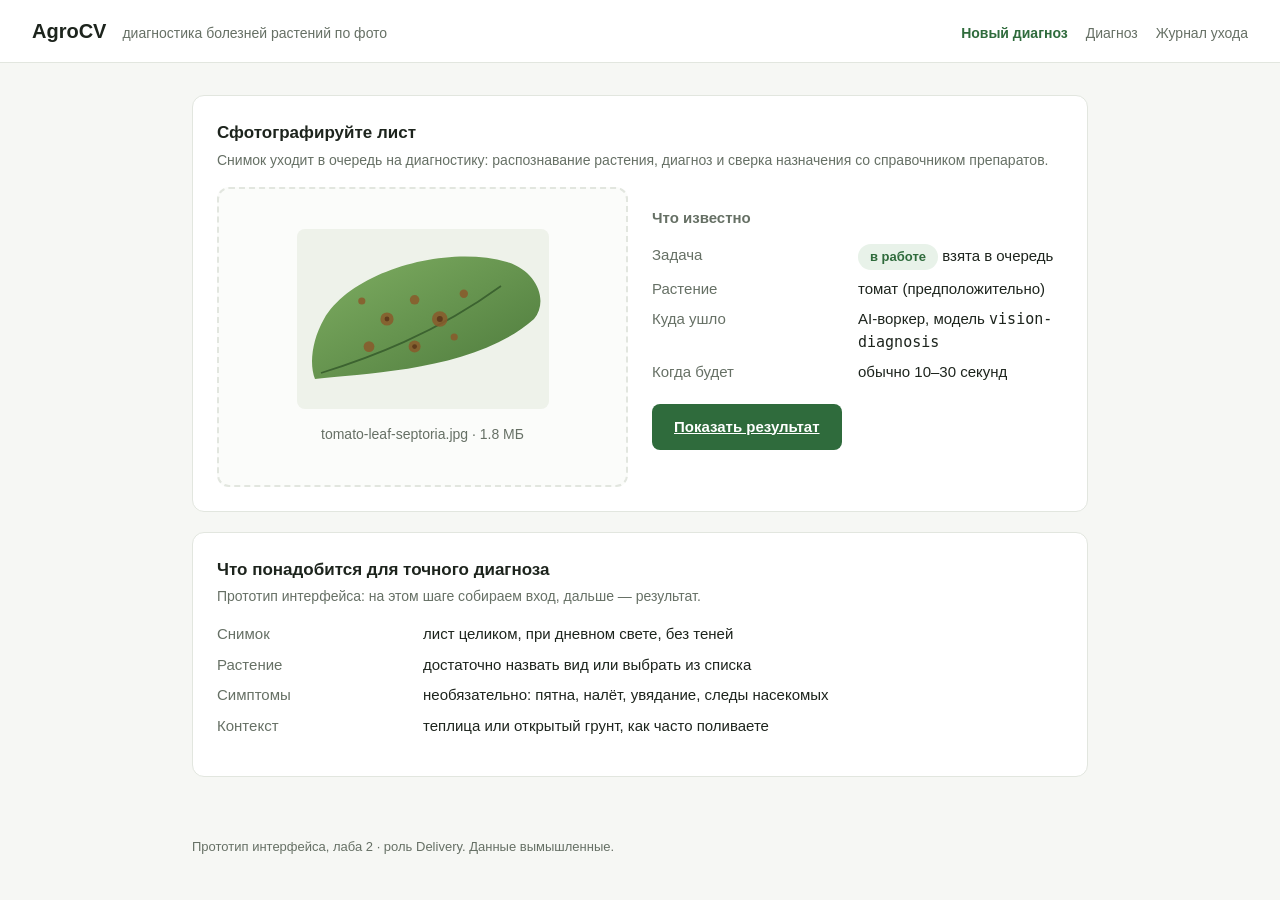
<file: frontend/prototype/index.html>
<!DOCTYPE html>
<html lang="ru">
<head>
  <meta charset="utf-8">
  <meta name="viewport" content="width=device-width, initial-scale=1">
  <title>AgroCV — новый диагноз</title>
  <link rel="stylesheet" href="styles.css">
</head>
<body>
  <header>
    <h1>AgroCV</h1>
    <span class="tag">диагностика болезней растений по фото</span>
    <nav>
      <a href="index.html" class="active">Новый диагноз</a>
      <a href="diagnosis.html">Диагноз</a>
      <a href="journal.html">Журнал ухода</a>
    </nav>
  </header>

  <main>
    <div class="card">
      <h2>Сфотографируйте лист</h2>
      <p class="sub">Снимок уходит в очередь на диагностику: распознавание растения, диагноз и сверка назначения со справочником препаратов.</p>

      <div class="row">
        <div class="col">
          <div class="drop">
            <img src="assets/leaf.svg" alt="Снимок листа томата с бурыми пятнами">
            <div class="hint">tomato-leaf-septoria.jpg · 1.8 МБ</div>
          </div>
        </div>
        <div class="col">
          <h3>Что известно</h3>
          <dl class="kv">
            <dt>Задача</dt><dd><span class="pill">в работе</span> взята в очередь</dd>
            <dt>Растение</dt><dd>томат (предположительно)</dd>
            <dt>Куда ушло</dt><dd>AI-воркер, модель <code>vision-diagnosis</code></dd>
            <dt>Когда будет</dt><dd>обычно 10–30 секунд</dd>
          </dl>
          <p style="margin-top:20px"><a class="btn" href="diagnosis.html">Показать результат</a></p>
        </div>
      </div>
    </div>

    <div class="card">
      <h2>Что понадобится для точного диагноза</h2>
      <p class="sub">Прототип интерфейса: на этом шаге собираем вход, дальше — результат.</p>
      <dl class="kv">
        <dt>Снимок</dt><dd>лист целиком, при дневном свете, без теней</dd>
        <dt>Растение</dt><dd>достаточно назвать вид или выбрать из списка</dd>
        <dt>Симптомы</dt><dd>необязательно: пятна, налёт, увядание, следы насекомых</dd>
        <dt>Контекст</dt><dd>теплица или открытый грунт, как часто поливаете</dd>
      </dl>
    </div>
  </main>

  <footer>Прототип интерфейса, лаба 2 · роль Delivery. Данные вымышленные.</footer>
</body>
</html>
</file>
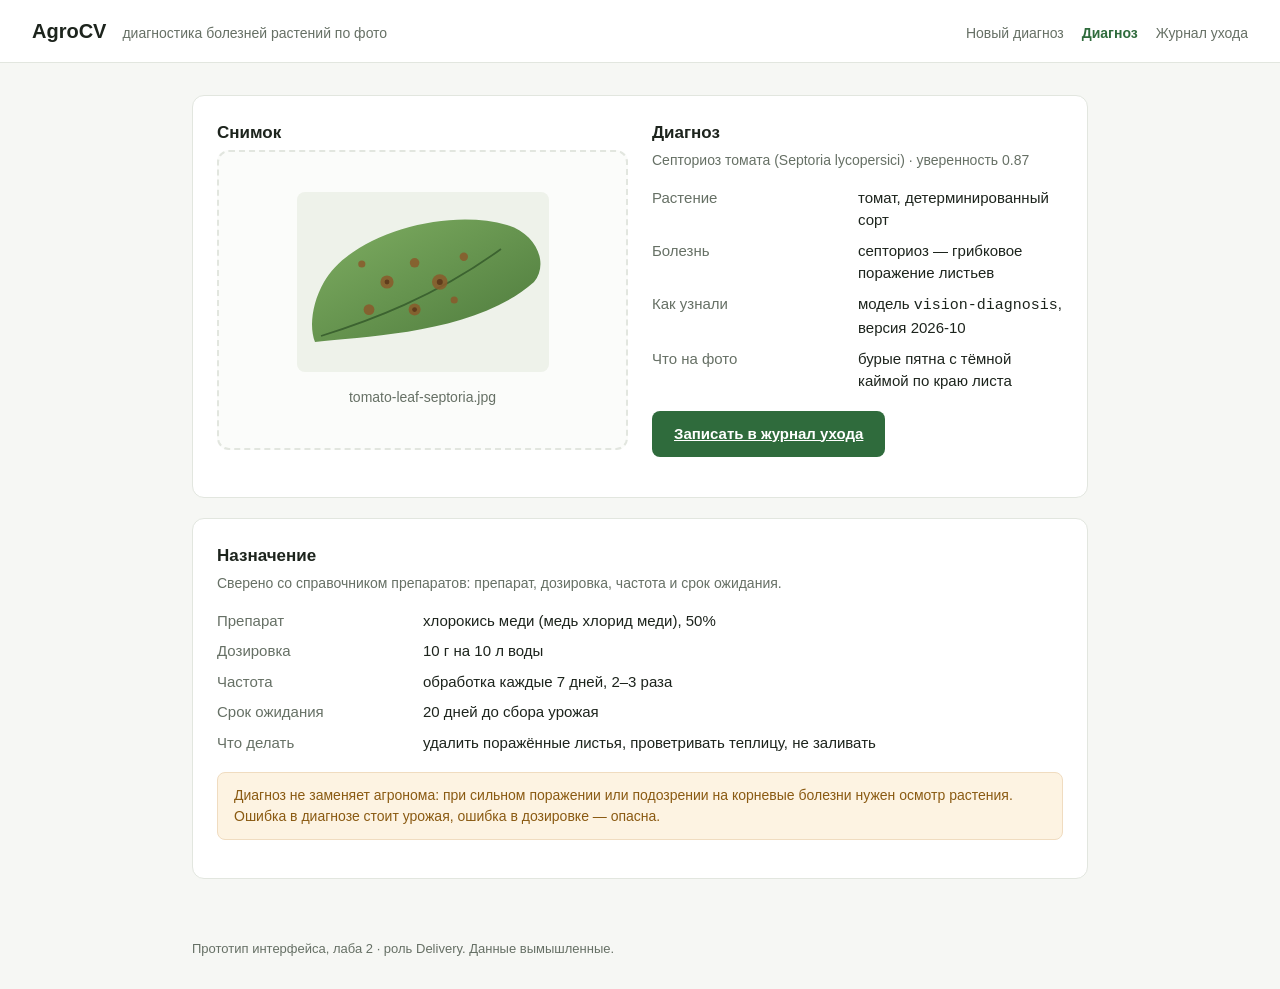
<file: frontend/prototype/diagnosis.html>
<!DOCTYPE html>
<html lang="ru">
<head>
  <meta charset="utf-8">
  <meta name="viewport" content="width=device-width, initial-scale=1">
  <title>AgroCV — диагноз</title>
  <link rel="stylesheet" href="styles.css">
</head>
<body>
  <header>
    <h1>AgroCV</h1>
    <span class="tag">диагностика болезней растений по фото</span>
    <nav>
      <a href="index.html">Новый диагноз</a>
      <a href="diagnosis.html" class="active">Диагноз</a>
      <a href="journal.html">Журнал ухода</a>
    </nav>
  </header>

  <main>
    <div class="card">
      <div class="row">
        <div class="col">
          <h2>Снимок</h2>
          <div class="drop">
            <img src="assets/leaf.svg" alt="Снимок листа томата с бурыми пятнами">
            <div class="hint">tomato-leaf-septoria.jpg</div>
          </div>
        </div>
        <div class="col">
          <h2>Диагноз</h2>
          <p class="sub">Септориоз томата (Septoria lycopersici) · уверенность 0.87</p>
          <dl class="kv">
            <dt>Растение</dt><dd>томат, детерминированный сорт</dd>
            <dt>Болезнь</dt><dd>септориоз — грибковое поражение листьев</dd>
            <dt>Как узнали</dt><dd>модель <code>vision-diagnosis</code>, версия 2026-10</dd>
            <dt>Что на фото</dt><dd>бурые пятна с тёмной каймой по краю листа</dd>
          </dl>
          <p style="margin-top:18px"><a class="btn" href="journal.html">Записать в журнал ухода</a></p>
        </div>
      </div>
    </div>

    <div class="card">
      <h2>Назначение</h2>
      <p class="sub">Сверено со справочником препаратов: препарат, дозировка, частота и срок ожидания.</p>
      <dl class="kv">
        <dt>Препарат</dt><dd>хлорокись меди (медь хлорид меди), 50%</dd>
        <dt>Дозировка</dt><dd>10 г на 10 л воды</dd>
        <dt>Частота</dt><dd>обработка каждые 7 дней, 2–3 раза</dd>
        <dt>Срок ожидания</dt><dd>20 дней до сбора урожая</dd>
        <dt>Что делать</dt><dd>удалить поражённые листья, проветривать теплицу, не заливать</dd>
      </dl>
      <p class="alert" style="margin-top:18px">
        Диагноз не заменяет агронома: при сильном поражении или подозрении на
        корневые болезни нужен осмотр растения. Ошибка в диагнозе стоит урожая,
        ошибка в дозировке — опасна.
      </p>
    </div>
  </main>

  <footer>Прототип интерфейса, лаба 2 · роль Delivery. Данные вымышленные.</footer>
</body>
</html>
</file>
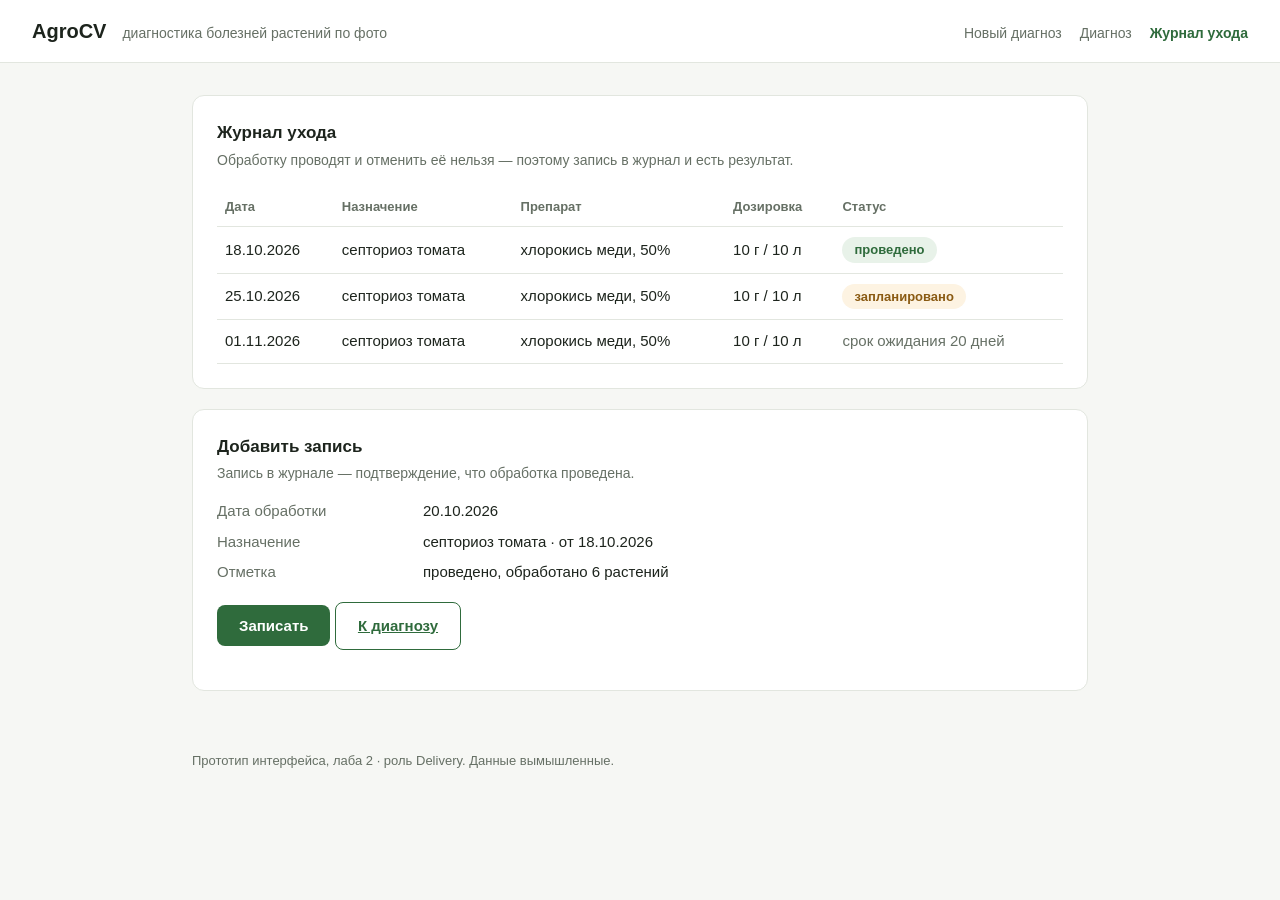
<file: frontend/prototype/journal.html>
<!DOCTYPE html>
<html lang="ru">
<head>
  <meta charset="utf-8">
  <meta name="viewport" content="width=device-width, initial-scale=1">
  <title>AgroCV — журнал ухода</title>
  <link rel="stylesheet" href="styles.css">
</head>
<body>
  <header>
    <h1>AgroCV</h1>
    <span class="tag">диагностика болезней растений по фото</span>
    <nav>
      <a href="index.html">Новый диагноз</a>
      <a href="diagnosis.html">Диагноз</a>
      <a href="journal.html" class="active">Журнал ухода</a>
    </nav>
  </header>

  <main>
    <div class="card">
      <h2>Журнал ухода</h2>
      <p class="sub">Обработку проводят и отменить её нельзя — поэтому запись в журнал и есть результат.</p>
      <table>
        <thead>
          <tr><th>Дата</th><th>Назначение</th><th>Препарат</th><th>Дозировка</th><th>Статус</th></tr>
        </thead>
        <tbody>
          <tr>
            <td>18.10.2026</td>
            <td>септориоз томата</td>
            <td>хлорокись меди, 50%</td>
            <td>10 г / 10 л</td>
            <td><span class="pill">проведено</span></td>
          </tr>
          <tr>
            <td>25.10.2026</td>
            <td>септориоз томата</td>
            <td>хлорокись меди, 50%</td>
            <td>10 г / 10 л</td>
            <td><span class="pill warn">запланировано</span></td>
          </tr>
          <tr>
            <td>01.11.2026</td>
            <td>септориоз томата</td>
            <td>хлорокись меди, 50%</td>
            <td>10 г / 10 л</td>
            <td class="muted">срок ожидания 20 дней</td>
          </tr>
        </tbody>
      </table>
    </div>

    <div class="card">
      <h2>Добавить запись</h2>
      <p class="sub">Запись в журнале — подтверждение, что обработка проведена.</p>
      <dl class="kv">
        <dt>Дата обработки</dt><dd>20.10.2026</dd>
        <dt>Назначение</dt><dd>септориоз томата · от 18.10.2026</dd>
        <dt>Отметка</dt><dd>проведено, обработано 6 растений</dd>
      </dl>
      <p style="margin-top:18px"><button class="btn">Записать</button> <a class="btn ghost" href="diagnosis.html">К диагнозу</a></p>
    </div>
  </main>

  <footer>Прототип интерфейса, лаба 2 · роль Delivery. Данные вымышленные.</footer>
</body>
</html>
</file>
<file: frontend/prototype/styles.css>
:root {
  --bg: #f6f7f4;
  --card: #ffffff;
  --ink: #1d241d;
  --muted: #667065;
  --line: #e2e6df;
  --accent: #2f6b3c;
  --accent-soft: #e8f2e9;
  --warn: #8a5a12;
  --warn-soft: #fdf3e2;
  --radius: 12px;
}

* { box-sizing: border-box; }

body {
  margin: 0;
  background: var(--bg);
  color: var(--ink);
  font: 16px/1.5 -apple-system, "Segoe UI", Roboto, "Helvetica Neue", sans-serif;
}

header {
  background: var(--card);
  border-bottom: 1px solid var(--line);
  padding: 16px 32px;
  display: flex;
  align-items: baseline;
  gap: 16px;
}

header h1 { font-size: 20px; margin: 0; }
header .tag { color: var(--muted); font-size: 14px; }
header nav { margin-left: auto; display: flex; gap: 18px; }
header nav a { color: var(--muted); text-decoration: none; font-size: 14px; }
header nav a.active { color: var(--accent); font-weight: 600; }

main { max-width: 960px; margin: 0 auto; padding: 32px; }

.card {
  background: var(--card);
  border: 1px solid var(--line);
  border-radius: var(--radius);
  padding: 24px;
  margin-bottom: 20px;
}

h2 { font-size: 17px; margin: 0 0 4px; }
h3 { font-size: 15px; margin: 20px 0 8px; color: var(--muted); font-weight: 600; }
.sub { color: var(--muted); font-size: 14px; margin: 0 0 16px; }

.drop {
  border: 2px dashed var(--line);
  border-radius: var(--radius);
  padding: 40px 24px;
  text-align: center;
  background: #fbfcfa;
}
.drop img { max-height: 180px; border-radius: 8px; }
.drop .hint { color: var(--muted); font-size: 14px; margin-top: 8px; }

.btn {
  display: inline-block;
  background: var(--accent);
  color: #fff;
  border: 0;
  border-radius: 8px;
  padding: 12px 22px;
  font-size: 15px;
  font-weight: 600;
  cursor: pointer;
}
.btn.ghost { background: transparent; color: var(--accent); border: 1px solid var(--accent); }

.row { display: flex; gap: 24px; align-items: flex-start; }
.col { flex: 1; }

.kv { display: grid; grid-template-columns: 190px 1fr; gap: 8px 16px; font-size: 15px; }
.kv dt { color: var(--muted); }
.kv dd { margin: 0; }

.pill {
  display: inline-block;
  background: var(--accent-soft);
  color: var(--accent);
  border-radius: 999px;
  padding: 3px 12px;
  font-size: 13px;
  font-weight: 600;
}
.pill.warn { background: var(--warn-soft); color: var(--warn); }

.alert {
  background: var(--warn-soft);
  border: 1px solid #f0dcc0;
  color: var(--warn);
  border-radius: 8px;
  padding: 12px 16px;
  font-size: 14px;
}

table { width: 100%; border-collapse: collapse; font-size: 15px; }
th, td { text-align: left; padding: 10px 8px; border-bottom: 1px solid var(--line); }
th { color: var(--muted); font-weight: 600; font-size: 13px; }
td.muted { color: var(--muted); }

footer { color: var(--muted); font-size: 13px; padding: 8px 32px 32px; max-width: 960px; margin: 0 auto; }
</file>
